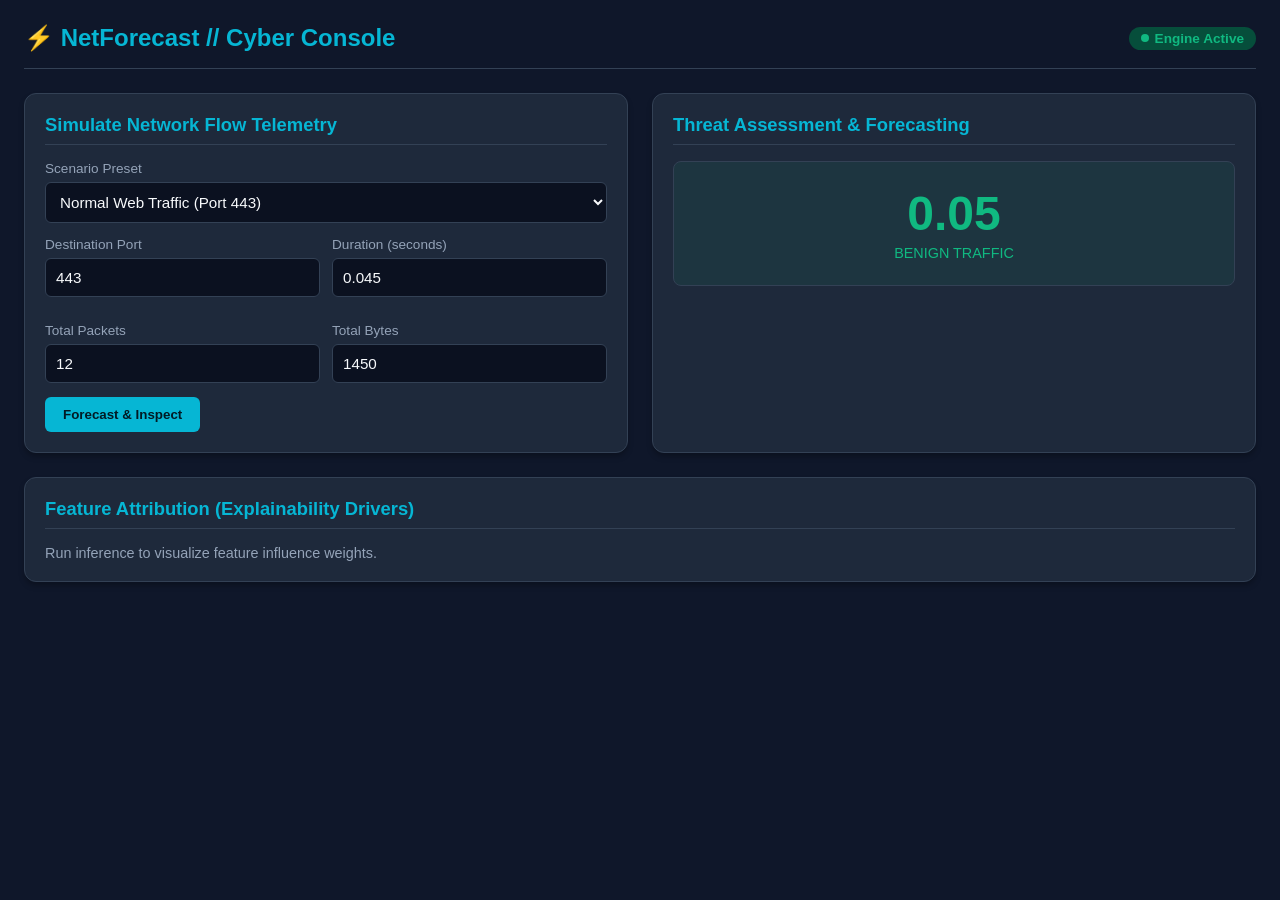
<file: static/index.html>
<!DOCTYPE html>
<html lang="en">
<head>
  <meta charset="UTF-8">
  <meta name="viewport" content="width=device-width, initial-scale=1.0">
  <title>NetForecast | Network Threat Forecasting & MITRE ATT&CK</title>
  <style>
    :root {
      --bg-dark: #0f172a;
      --card-bg: #1e293b;
      --border-color: #334155;
      --text-main: #f8fafc;
      --text-muted: #94a3b8;
      --accent-cyan: #06b6d4;
      --accent-green: #10b981;
      --accent-red: #ef4444;
      --accent-yellow: #f59e0b;
    }
    * { box-sizing: border-box; margin: 0; padding: 0; font-family: -apple-system, BlinkMacSystemFont, "Segoe UI", Roboto, sans-serif; }
    body { background-color: var(--bg-dark); color: var(--text-main); min-height: 100vh; padding: 24px; }
    header { display: flex; justify-content: space-between; align-items: center; border-bottom: 1px solid var(--border-color); padding-bottom: 16px; margin-bottom: 24px; }
    .logo { font-size: 1.5rem; font-weight: 700; color: var(--accent-cyan); display: flex; align-items: center; gap: 8px; }
    .status-badge { background: #064e3b; color: var(--accent-green); padding: 4px 12px; border-radius: 9999px; font-size: 0.85rem; font-weight: 600; display: inline-flex; align-items: center; gap: 6px; }
    .status-badge::before { content: ""; width: 8px; height: 8px; border-radius: 50%; background: var(--accent-green); }
    .grid { display: grid; grid-template-columns: 1fr 1fr; gap: 24px; margin-bottom: 24px; }
    @media (max-width: 900px) { .grid { grid-template-columns: 1fr; } }
    .card { background: var(--card-bg); border: 1px solid var(--border-color); border-radius: 12px; padding: 20px; box-shadow: 0 4px 6px -1px rgba(0, 0, 0, 0.3); }
    .card h2 { font-size: 1.15rem; margin-bottom: 16px; color: var(--accent-cyan); border-bottom: 1px solid var(--border-color); padding-bottom: 8px; }
    .form-group { margin-bottom: 14px; }
    label { display: block; font-size: 0.85rem; color: var(--text-muted); margin-bottom: 6px; }
    input, select { width: 100%; background: #0b1120; border: 1px solid var(--border-color); color: var(--text-main); padding: 10px; border-radius: 6px; font-size: 0.95rem; }
    input:focus, select:focus { outline: 1px solid var(--accent-cyan); }
    .btn { background: var(--accent-cyan); color: #021a24; font-weight: 600; border: none; padding: 10px 18px; border-radius: 6px; cursor: pointer; transition: opacity 0.2s; }
    .btn:hover { opacity: 0.9; }
    .prob-box { text-align: center; padding: 24px; border-radius: 8px; margin-bottom: 16px; border: 1px solid var(--border-color); }
    .prob-val { font-size: 3rem; font-weight: 800; }
    .safe { color: var(--accent-green); background: rgba(16, 185, 129, 0.08); }
    .threat { color: var(--accent-red); background: rgba(239, 68, 68, 0.08); }
    .mitre-pill { display: inline-block; background: #3b0764; color: #d8b4fe; padding: 4px 8px; border-radius: 4px; font-size: 0.8rem; font-weight: 600; margin-bottom: 8px; }
    .mitre-details { background: #0b1120; border-radius: 6px; padding: 12px; font-size: 0.9rem; line-height: 1.5; }
    .attr-bar { margin-bottom: 10px; }
    .attr-header { display: flex; justify-content: space-between; font-size: 0.85rem; margin-bottom: 4px; }
    .attr-track { height: 8px; background: #0b1120; border-radius: 4px; overflow: hidden; }
    .attr-fill { height: 100%; background: var(--accent-cyan); }
  </style>
</head>
<body>

  <header>
    <div class="logo">⚡ NetForecast // Cyber Console</div>
    <div class="status-badge" id="status">Engine Active</div>
  </header>

  <div class="grid">
    <!-- Telemetry Injection Form -->
    <div class="card">
      <h2>Simulate Network Flow Telemetry</h2>
      <div class="form-group">
        <label>Scenario Preset</label>
        <select id="preset" onchange="applyPreset()">
          <option value="normal">Normal Web Traffic (Port 443)</option>
          <option value="portscan">Aggressive Port Scan (T1046)</option>
          <option value="dos">Volumetric DoS Flood (T1498)</option>
          <option value="smb">Lateral SMB Movement (T1021)</option>
        </select>
      </div>
      <div style="display: grid; grid-template-columns: 1fr 1fr; gap: 12px;">
        <div class="form-group">
          <label>Destination Port</label>
          <input type="number" id="dport" value="443">
        </div>
        <div class="form-group">
          <label>Duration (seconds)</label>
          <input type="number" step="0.001" id="dur" value="0.045">
        </div>
        <div class="form-group">
          <label>Total Packets</label>
          <input type="number" id="tot_pkts" value="12">
        </div>
        <div class="form-group">
          <label>Total Bytes</label>
          <input type="number" id="tot_bytes" value="1450">
        </div>
      </div>
      <button class="btn" onclick="sendInference()">Forecast & Inspect</button>
    </div>

    <!-- Threat Analysis & MITRE ATT&CK Display -->
    <div class="card">
      <h2>Threat Assessment & Forecasting</h2>
      <div class="prob-box safe" id="probContainer">
        <div class="prob-val" id="probVal">0.05</div>
        <div id="probLabel" style="font-size: 0.9rem; margin-top: 4px;">BENIGN TRAFFIC</div>
      </div>

      <div id="mitreContainer" style="display: none;">
        <span class="mitre-pill" id="mitreId">T1046</span>
        <div class="mitre-details">
          <strong id="mitreName">Technique</strong>
          <p id="mitreDesc" style="color: var(--text-muted); margin-top: 4px;"></p>
          <p style="margin-top: 8px;"><strong style="color: var(--accent-cyan);">Mitigation:</strong> <span id="mitreMit"></span></p>
        </div>
      </div>
    </div>
  </div>

  <!-- Explainability Card -->
  <div class="card">
    <h2>Feature Attribution (Explainability Drivers)</h2>
    <div id="attributionBars">
      <div style="color: var(--text-muted); font-size: 0.9rem;">Run inference to visualize feature influence weights.</div>
    </div>
  </div>

  <script>
    const presets = {
      normal: { dport: 443, dur: 0.045, tot_pkts: 12, tot_bytes: 1450 },
      portscan: { dport: 80, dur: 0.001, tot_pkts: 350, tot_bytes: 18000 },
      dos: { dport: 80, dur: 2.1, tot_pkts: 950, tot_bytes: 850000 },
      smb: { dport: 445, dur: 0.8, tot_pkts: 45, tot_bytes: 28000 }
    };

    function applyPreset() {
      const p = presets[document.getElementById('preset').value];
      document.getElementById('dport').value = p.dport;
      document.getElementById('dur').value = p.dur;
      document.getElementById('tot_pkts').value = p.tot_pkts;
      document.getElementById('tot_bytes').value = p.tot_bytes;
    }

    async function sendInference() {
      const dport = parseInt(document.getElementById('dport').value);
      const dur = parseFloat(document.getElementById('dur').value);
      const tot_pkts = parseInt(document.getElementById('tot_pkts').value);
      const tot_bytes = parseInt(document.getElementById('tot_bytes').value);

      const payload = {
        metadata: { dport, dur, tot_pkts, tot_bytes, sport: 50000, src_bytes: Math.floor(tot_bytes * 0.4) }
      };

      try {
        const res = await fetch('/api/predict', {
          method: 'POST',
          headers: { 'Content-Type': 'application/json' },
          body: JSON.stringify(payload)
        });
        const data = await res.json();
        updateUI(data);
      } catch (err) {
        console.error("API error:", err);
      }
    }

    function updateUI(data) {
      const container = document.getElementById('probContainer');
      const val = document.getElementById('probVal');
      const lbl = document.getElementById('probLabel');

      val.innerText = data.anomaly_probability;
      if (data.is_anomalous) {
        container.className = 'prob-box threat';
        lbl.innerText = 'MALICIOUS / ANOMALY DETECTED';
      } else {
        container.className = 'prob-box safe';
        lbl.innerText = 'NORMAL TRAFFIC PATTERN';
      }

      const mitreCard = document.getElementById('mitreContainer');
      if (data.mitre_attack && data.mitre_attack.detected) {
        const m = data.mitre_attack.mapping;
        mitreCard.style.display = 'block';
        document.getElementById('mitreId').innerText = m.technique_id + " - " + m.tactic;
        document.getElementById('mitreName').innerText = m.technique_name;
        document.getElementById('mitreDesc').innerText = m.description;
        document.getElementById('mitreMit').innerText = m.mitigation;
      } else {
        mitreCard.style.display = 'none';
      }

      if (data.explanation && data.explanation.feature_attributions) {
        const bars = document.getElementById('attributionBars');
        bars.innerHTML = '';
        for (const [feat, score] of Object.entries(data.explanation.feature_attributions)) {
          const pct = (score * 100).toFixed(1);
          bars.innerHTML += `
            <div class="attr-bar">
              <div class="attr-header">
                <span>${feat}</span>
                <span>${pct}%</span>
              </div>
              <div class="attr-track"><div class="attr-fill" style="width: ${pct}%"></div></div>
            </div>
          `;
        }
      }
    }
  </script>
</body>
</html>
</file>
